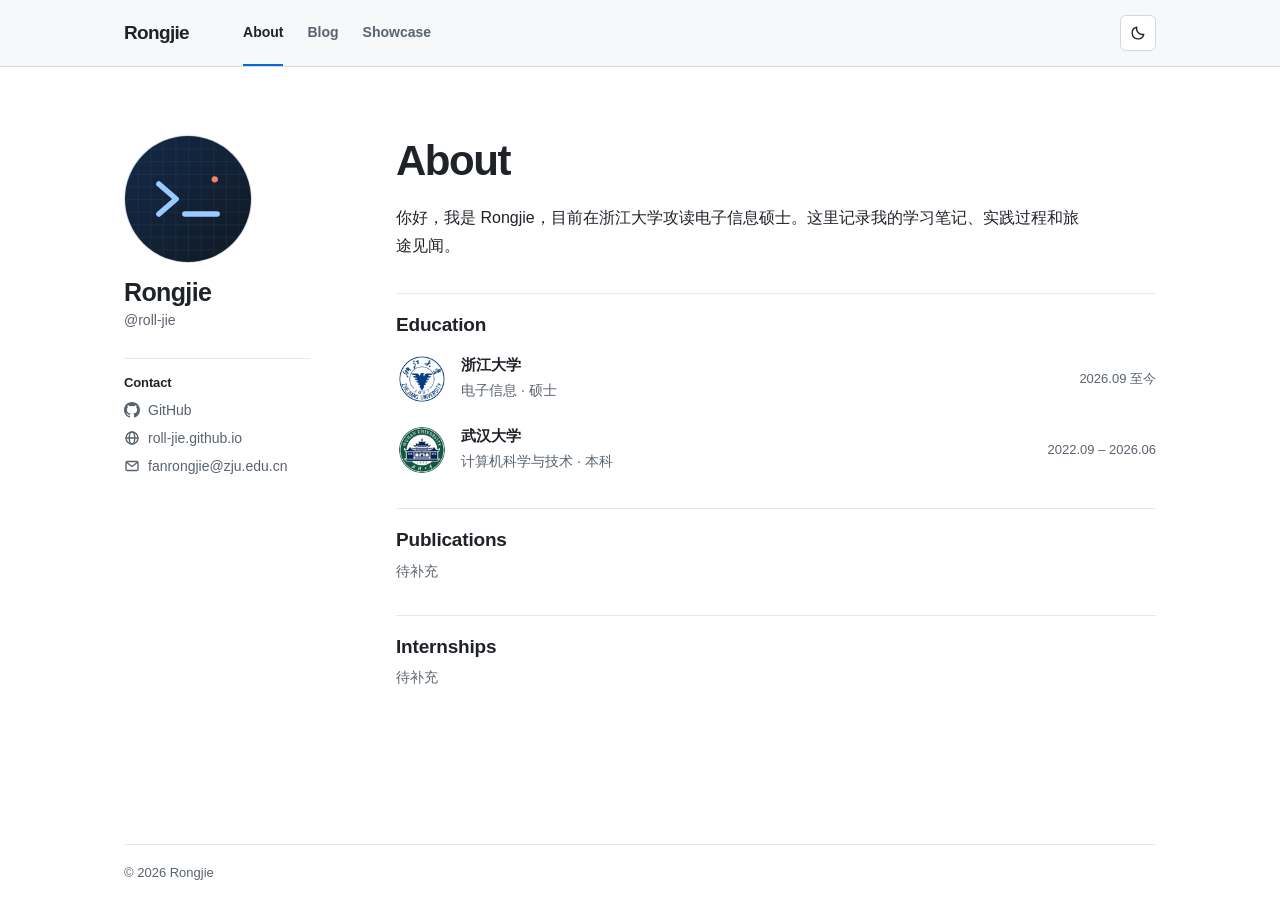
<file: index.html>
<!doctype html>
<html lang="zh-CN">
<head>
  <meta charset="utf-8">
  <meta name="viewport" content="width=device-width, initial-scale=1">
  <meta name="description" content="Rongjie 的个人主页、博客和旅行相册。">
  <title>Rongjie · 个人主页</title>
  <link rel="icon" href="assets/mark.svg" type="image/svg+xml">
  <script src="assets/theme.js"></script>
  <link rel="stylesheet" href="assets/site.css">
</head>
<body>
  <a class="skip-link" href="#main">跳到正文</a>
  <header class="site-header">
    <div class="container header-row">
      <a class="brand" href="index.html">Rongjie</a>
      <nav class="site-nav" aria-label="主导航">
        <a href="index.html" aria-current="page">About</a>
        <a href="blog/index.html">Blog</a>
        <a href="showcase/index.html">Showcase</a>
      </nav>
      <button class="theme-toggle" id="theme" type="button" aria-label="深色模式" aria-pressed="false" hidden>
        <svg class="icon theme-moon" viewBox="0 0 16 16" aria-hidden="true"><path d="M13.8 9.3A5.9 5.9 0 0 1 6.7 2.2a5.9 5.9 0 1 0 7.1 7.1Z"/></svg>
        <svg class="icon theme-sun" viewBox="0 0 16 16" aria-hidden="true"><circle cx="8" cy="8" r="3"/><path d="M8 1.5v1m0 11v1m6.5-6.5h-1m-11 0h-1m11.1-4.6-.7.7m-7.8 7.8-.7.7m9.2 0-.7-.7M4.1 4.1l-.7-.7"/></svg>
      </button>
    </div>
  </header>

  <main id="main" class="container home-layout" tabindex="-1">
    <aside class="profile" aria-label="个人资料">
      <img class="avatar" src="assets/mark.svg" alt="" width="160" height="160">
      <div class="profile-name">
        <p>Rongjie</p>
        <span>@roll-jie</span>
      </div>
      <div class="profile-contact" id="contact">
        <h2>Contact</h2>
        <a class="contact-link" href="https://github.com/roll-jie">
          <svg class="icon github-icon" viewBox="0 0 16 16" aria-hidden="true"><path d="M8 0C3.58 0 0 3.58 0 8c0 3.54 2.29 6.53 5.47 7.59.4.07.55-.17.55-.38v-1.49c-2.22.48-2.69-.94-2.69-.94-.36-.92-.89-1.17-.89-1.17-.73-.5.05-.49.05-.49.81.06 1.23.83 1.23.83.71 1.23 1.87.87 2.33.67.07-.52.28-.87.51-1.07-1.77-.2-3.64-.89-3.64-3.95 0-.87.31-1.59.82-2.15-.08-.2-.36-1.02.08-2.12 0 0 .67-.21 2.2.82a7.67 7.67 0 0 1 4 0c1.53-1.04 2.2-.82 2.2-.82.44 1.1.16 1.92.08 2.12.51.56.82 1.28.82 2.15 0 3.07-1.87 3.75-3.65 3.95.29.25.54.73.54 1.48v2.18c0 .21.14.46.55.38C13.71 14.53 16 11.54 16 8c0-4.42-3.58-8-8-8Z"/></svg>
          <span>GitHub</span>
        </a>
        <a class="contact-link" href="index.html">
          <svg class="icon" viewBox="0 0 16 16" aria-hidden="true"><circle cx="8" cy="8" r="6"/><ellipse cx="8" cy="8" rx="2.7" ry="6"/><path d="M2 8h12"/></svg>
          <span>roll-jie.github.io</span>
        </a>
        <a class="contact-link" href="mailto:fanrongjie@zju.edu.cn">
          <svg class="icon" viewBox="0 0 16 16" aria-hidden="true"><rect x="2" y="3.5" width="12" height="9" rx="1.25"/><path d="m2.75 4.5 5.25 4 5.25-4"/></svg>
          <span>fanrongjie@zju.edu.cn</span>
        </a>
      </div>
    </aside>

    <div class="about-content" id="about">
      <section class="about-intro" aria-labelledby="about-heading">
        <h1 id="about-heading">About</h1>
        <p>你好，我是 Rongjie，目前在浙江大学攻读电子信息硕士。这里记录我的学习笔记、实践过程和旅途见闻。</p>
      </section>

      <section class="about-section" aria-labelledby="education-heading">
        <h2 id="education-heading">Education</h2>
        <ul class="education-list">
          <li>
            <a href="https://www.zju.edu.cn/" aria-label="浙江大学官网">
              <img class="school-logo" src="assets/zju-emblem.png" alt="" width="52" height="52">
            </a>
            <div class="school-info">
              <h3>浙江大学</h3>
              <p>电子信息 · 硕士</p>
            </div>
            <span class="education-period"><time datetime="2026-09">2026.09</time> 至今</span>
          </li>
          <li>
            <a href="https://www.whu.edu.cn/" aria-label="武汉大学官网">
              <img class="school-logo" src="assets/whu-emblem.png" alt="" width="52" height="52">
            </a>
            <div class="school-info">
              <h3>武汉大学</h3>
              <p>计算机科学与技术 · 本科</p>
            </div>
            <span class="education-period"><time datetime="2022-09">2022.09</time> – <time datetime="2026-06">2026.06</time></span>
          </li>
        </ul>
      </section>

      <section class="about-section" aria-labelledby="publications-heading">
        <h2 id="publications-heading">Publications</h2>
        <p class="muted">待补充</p>
      </section>

      <section class="about-section" aria-labelledby="internships-heading">
        <h2 id="internships-heading">Internships</h2>
        <p class="muted">待补充</p>
      </section>
    </div>
  </main>

  <footer class="container site-footer">© 2026 Rongjie</footer>
</body>
</html>
</file>
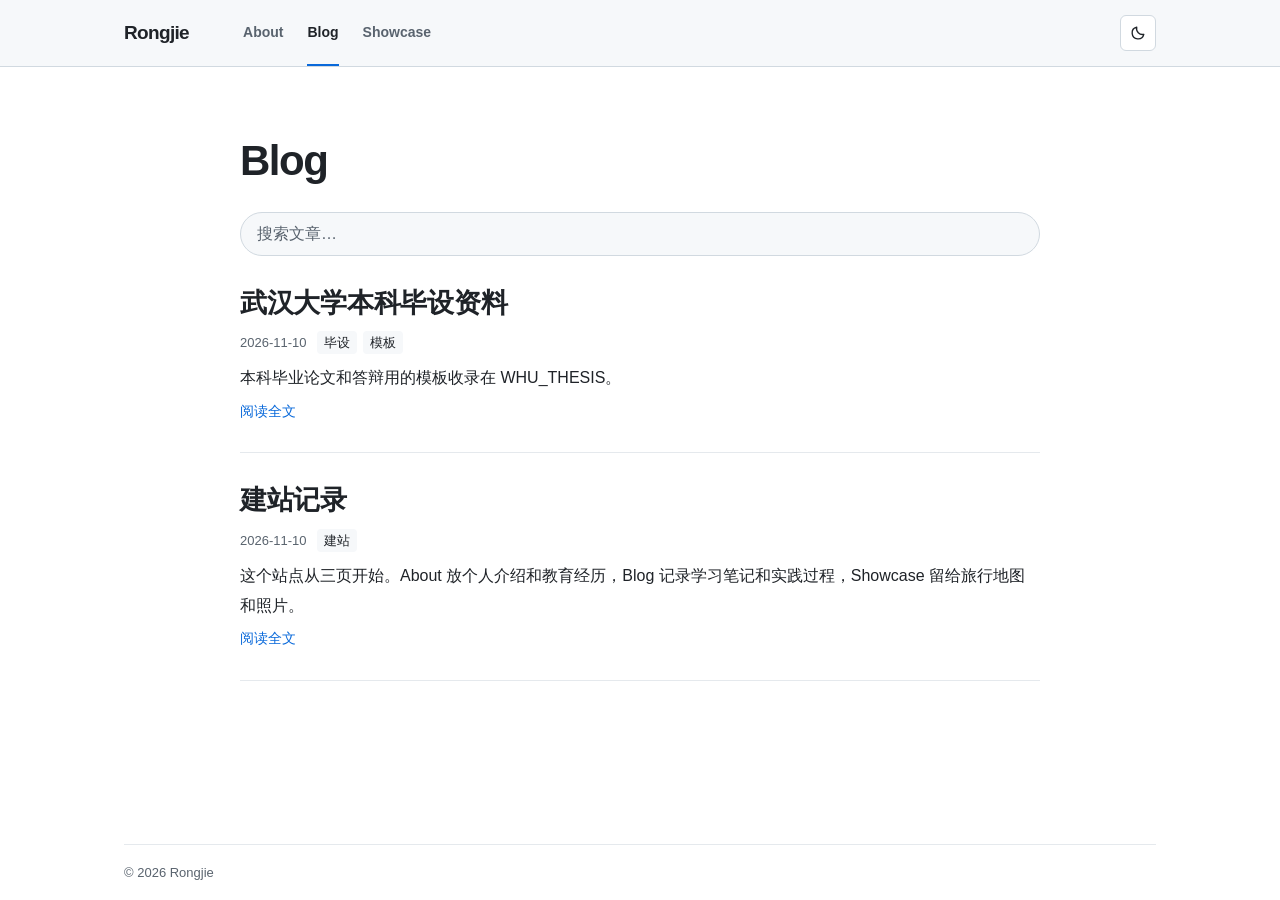
<file: blog/index.html>
<!doctype html>
<!-- Generated by scripts/build_blog.py. Edit _posts or the templates. -->
<html lang="zh-CN">
<head>
  <meta charset="utf-8">
  <meta name="viewport" content="width=device-width, initial-scale=1">
  <meta name="description" content="学习笔记与实践记录。">
  <title>Blog · Rongjie</title>
  <link rel="icon" href="../assets/mark.svg" type="image/svg+xml">
  <script src="../assets/theme.js"></script>
  <script src="../assets/blog-search.js" defer></script>
  <link rel="stylesheet" href="../assets/site.css">
</head>
<body>
  <a class="skip-link" href="#main">跳到正文</a>
  <header class="site-header">
    <div class="container header-row">
      <a class="brand" href="../index.html">Rongjie</a>
      <nav class="site-nav" aria-label="主导航">
        <a href="../index.html">About</a>
        <a href="../blog/index.html" aria-current="page">Blog</a>
        <a href="../showcase/index.html">Showcase</a>
      </nav>
      <button class="theme-toggle" id="theme" type="button" aria-label="深色模式" aria-pressed="false" hidden>
        <svg class="icon theme-moon" viewBox="0 0 16 16" aria-hidden="true"><path d="M13.8 9.3A5.9 5.9 0 0 1 6.7 2.2a5.9 5.9 0 1 0 7.1 7.1Z"/></svg>
        <svg class="icon theme-sun" viewBox="0 0 16 16" aria-hidden="true"><circle cx="8" cy="8" r="3"/><path d="M8 1.5v1m0 11v1m6.5-6.5h-1m-11 0h-1m11.1-4.6-.7.7m-7.8 7.8-.7.7m9.2 0-.7-.7M4.1 4.1l-.7-.7"/></svg>
      </button>
    </div>
  </header>

  <main id="main" class="container page-layout blog-layout" tabindex="-1">
    <h1 class="page-title">Blog</h1>
    <div class="blog-search" role="search" hidden>
      <input id="post-search" type="search" aria-label="搜索文章" placeholder="搜索文章…" autocomplete="off">
      <a class="clear-tag" href="index.html" hidden></a>
    </div>
    <ul class="post-list">
      <li>
        <h2><a href="whu-thesis.html">武汉大学本科毕设资料</a></h2>
        <div class="post-meta">
          <time datetime="2026-11-10">2026-11-10</time>
          <a class="post-tag" href="?tag=%E6%AF%95%E8%AE%BE">毕设</a>
          <a class="post-tag" href="?tag=%E6%A8%A1%E6%9D%BF">模板</a>
        </div>
        <p class="post-excerpt">本科毕业论文和答辩用的模板收录在 WHU_THESIS。</p>
        <a class="read-more" href="whu-thesis.html" aria-label="阅读全文：武汉大学本科毕设资料">阅读全文</a>
      </li>
      <li>
        <h2><a href="site-notes.html">建站记录</a></h2>
        <div class="post-meta">
          <time datetime="2026-11-10">2026-11-10</time>
          <a class="post-tag" href="?tag=%E5%BB%BA%E7%AB%99">建站</a>
        </div>
        <p class="post-excerpt">这个站点从三页开始。About 放个人介绍和教育经历，Blog 记录学习笔记和实践过程，Showcase 留给旅行地图和照片。</p>
        <a class="read-more" href="site-notes.html" aria-label="阅读全文：建站记录">阅读全文</a>
      </li>
    </ul>
    <p id="search-status" class="muted" role="status"></p>
  </main>

  <footer class="container site-footer">© 2026 Rongjie</footer>
</body>
</html>
</file>
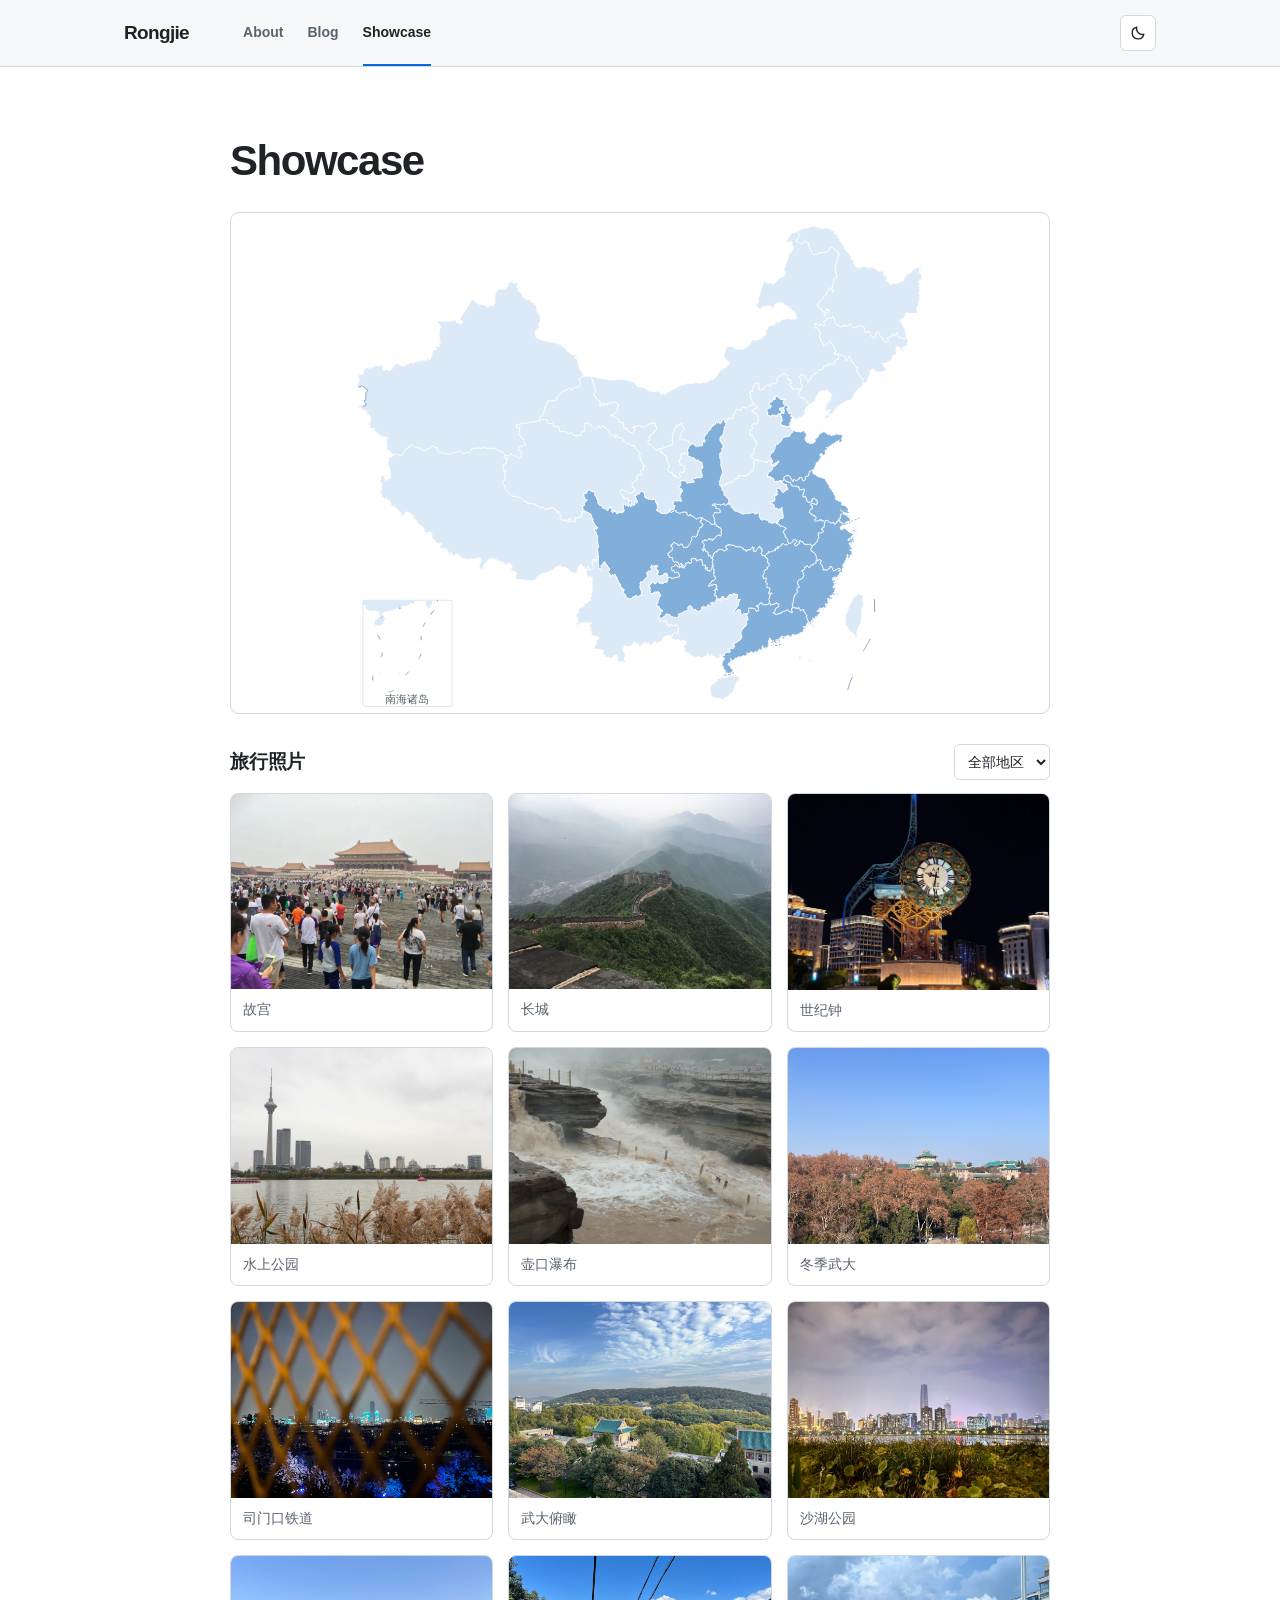
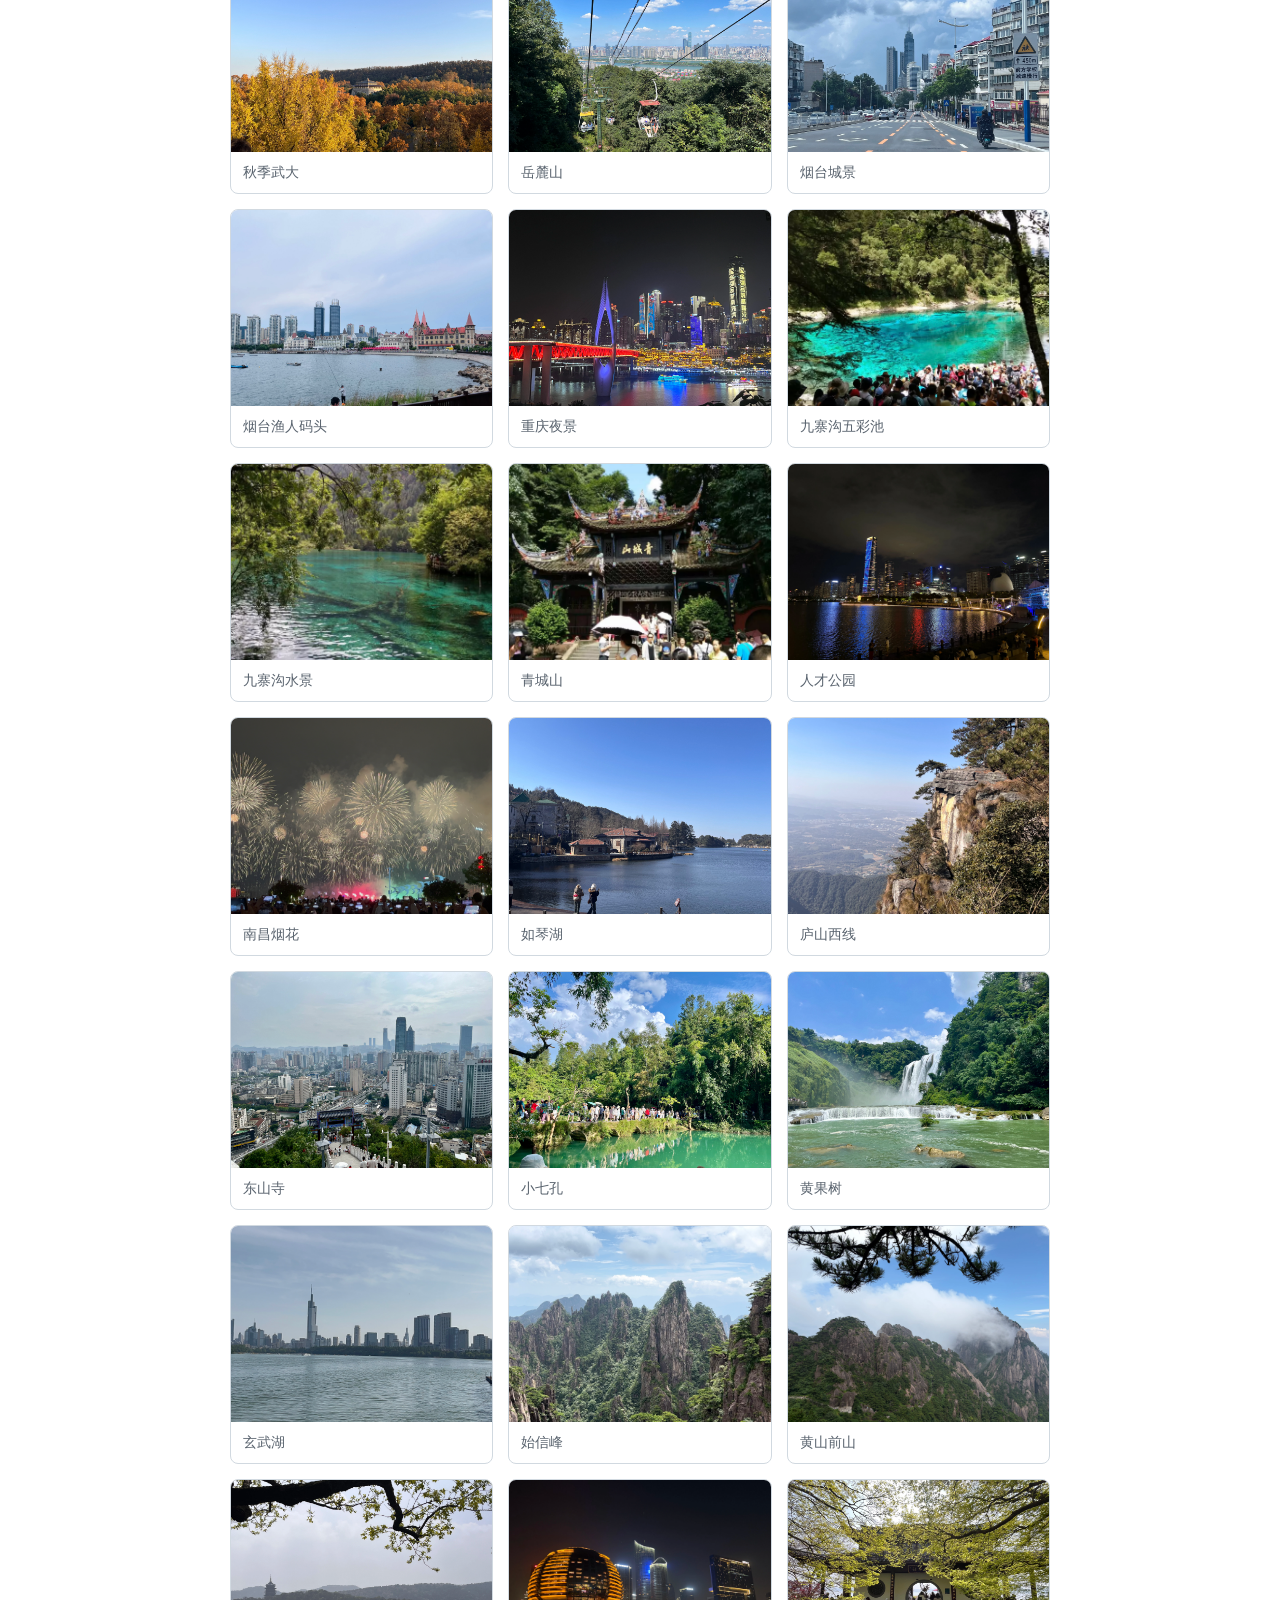
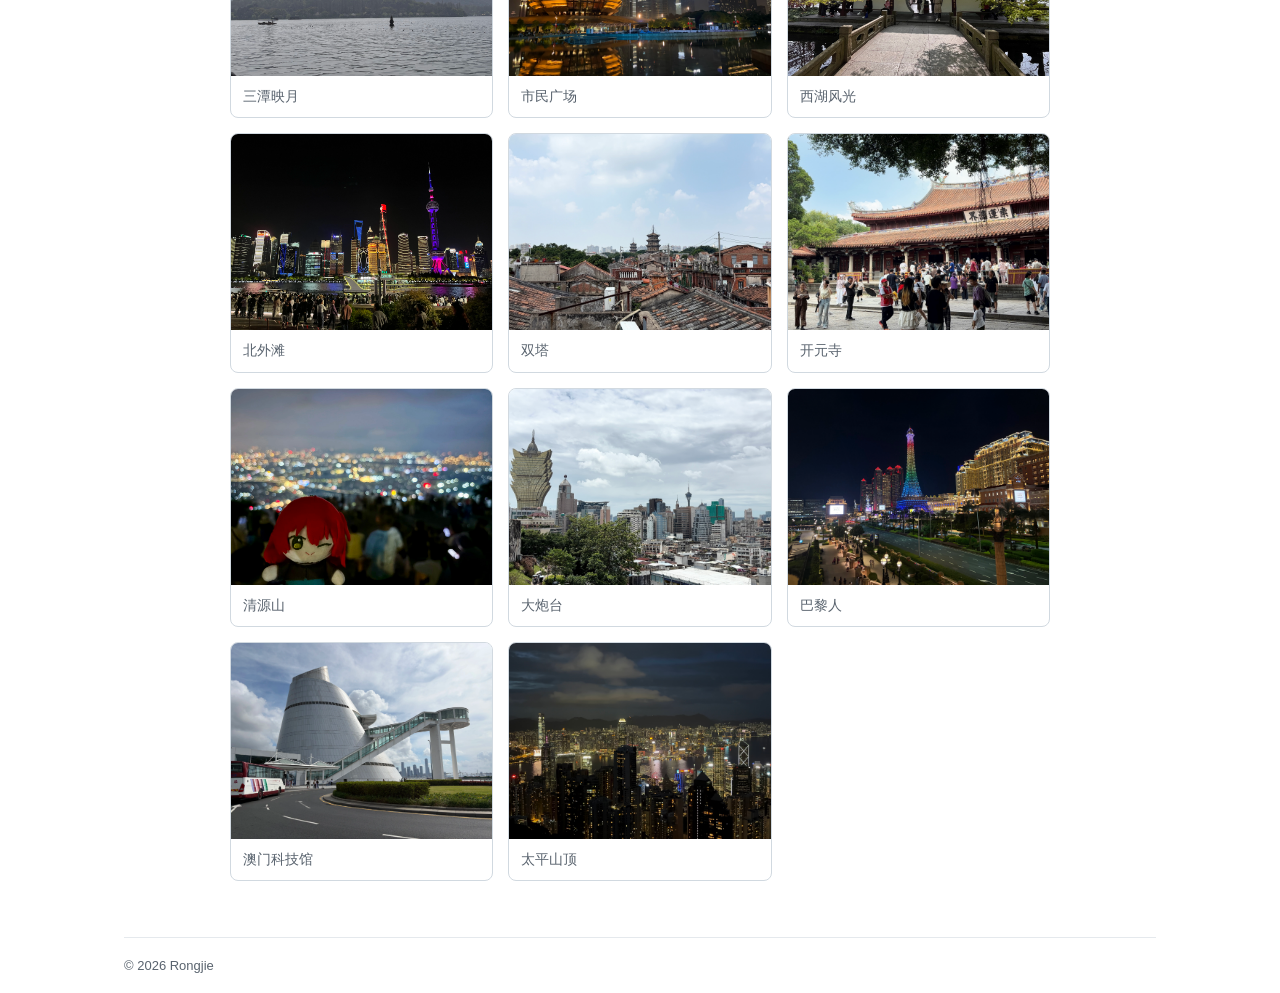
<file: showcase/index.html>
<!doctype html>
<html lang="zh-CN">
<head>
  <meta charset="utf-8">
  <meta name="viewport" content="width=device-width, initial-scale=1">
  <meta name="description" content="Rongjie 的旅行地图与照片。">
  <title>Showcase · Rongjie</title>
  <link rel="icon" href="../assets/mark.svg" type="image/svg+xml">
  <script src="../assets/theme.js"></script>
  <link rel="stylesheet" href="../assets/site.css">
  <script src="../assets/china-map.js" defer></script>
  <script src="travel-data.js" defer></script>
  <script src="travel-photos.js" defer></script>
  <script src="../assets/travel.js" defer></script>
</head>
<body>
  <a class="skip-link" href="#main">跳到正文</a>
  <header class="site-header">
    <div class="container header-row">
      <a class="brand" href="../index.html">Rongjie</a>
      <nav class="site-nav" aria-label="主导航">
        <a href="../index.html">About</a>
        <a href="../blog/index.html">Blog</a>
        <a href="../showcase/index.html" aria-current="page">Showcase</a>
      </nav>
      <button class="theme-toggle" id="theme" type="button" aria-label="深色模式" aria-pressed="false" hidden>
        <svg class="icon theme-moon" viewBox="0 0 16 16" aria-hidden="true"><path d="M13.8 9.3A5.9 5.9 0 0 1 6.7 2.2a5.9 5.9 0 1 0 7.1 7.1Z"/></svg>
        <svg class="icon theme-sun" viewBox="0 0 16 16" aria-hidden="true"><circle cx="8" cy="8" r="3"/><path d="M8 1.5v1m0 11v1m6.5-6.5h-1m-11 0h-1m11.1-4.6-.7.7m-7.8 7.8-.7.7m9.2 0-.7-.7M4.1 4.1l-.7-.7"/></svg>
      </button>
    </div>
  </header>

  <main id="main" class="container page-layout showcase-layout" tabindex="-1">
    <h1 class="page-title">Showcase</h1>

    <figure class="map-card">
      <svg id="travel-map" role="group" aria-label="按省份筛选旅行照片">
        <svg class="map-inset" width="127" height="151" viewBox="0 0 127 151" role="img" aria-label="南海诸岛">
          <rect class="map-inset-frame" x="1" y="1" width="125" height="149" rx="3"/>
          <svg class="map-inset-geography" x="1" y="1" width="125" height="135" viewBox="0 0 125 135"></svg>
          <text class="map-inset-label" x="63.5" y="145" text-anchor="middle">南海诸岛</text>
        </svg>
      </svg>
    </figure>

    <section class="gallery-section" aria-labelledby="gallery-heading">
      <div class="gallery-header">
        <h2 id="gallery-heading">旅行照片</h2>
        <select id="province" class="gallery-filter" aria-label="按地区筛选旅行照片" hidden>
          <option value="">全部地区</option>
        </select>
      </div>
      <p class="gallery-status" id="gallery-status" role="status">暂无照片</p>
      <div class="photo-grid" id="photos"></div>
    </section>
  </main>

  <footer class="container site-footer">© 2026 Rongjie</footer>
</body>
</html>
</file>
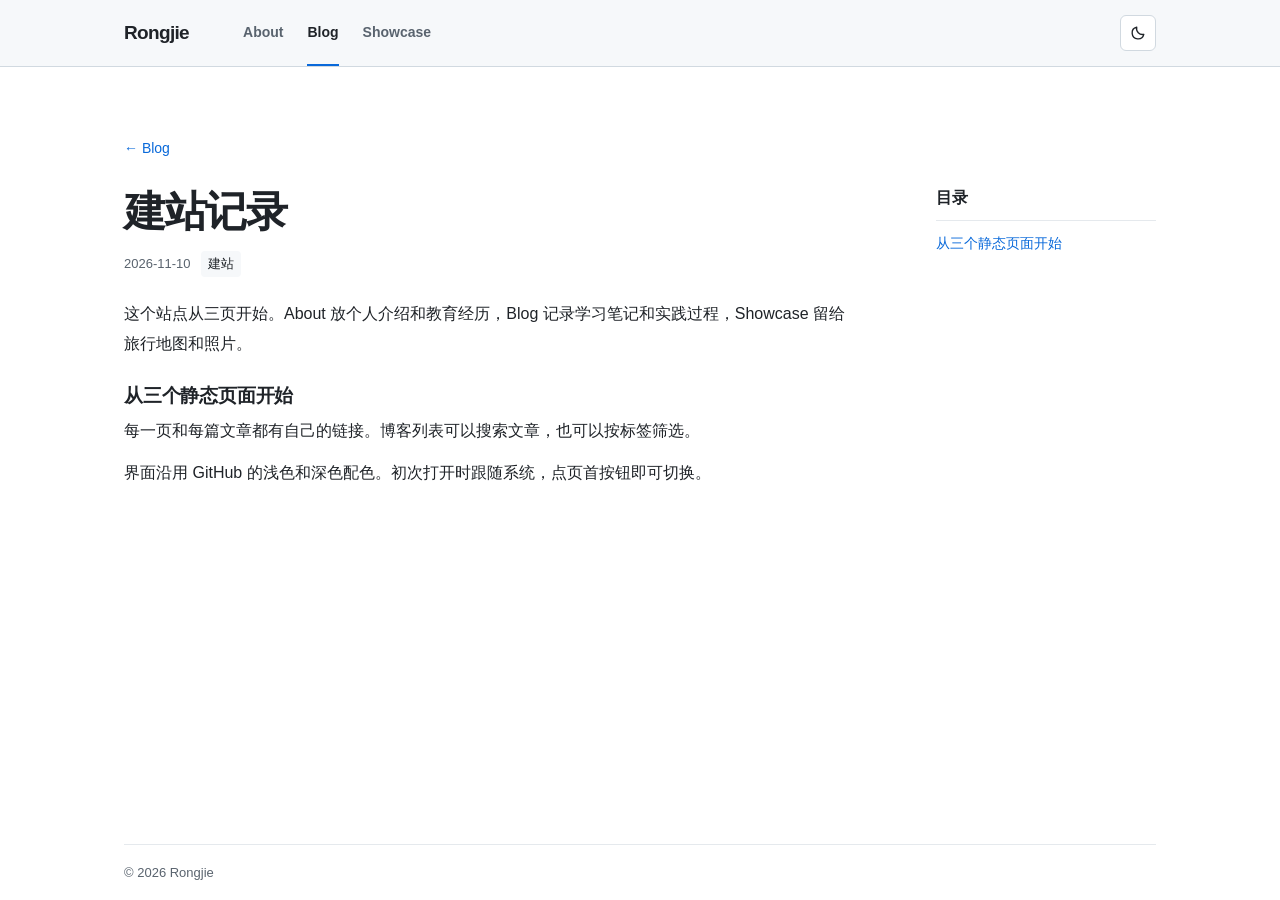
<file: blog/site-notes.html>
<!doctype html>
<!-- Generated by scripts/build_blog.py. Edit _posts or the templates. -->
<html lang="zh-CN">
<head>
  <meta charset="utf-8">
  <meta name="viewport" content="width=device-width, initial-scale=1">
  <meta name="description" content="Rongjie 个人主页的建站记录。">
  <title>建站记录 · Rongjie</title>
  <link rel="icon" href="../assets/mark.svg" type="image/svg+xml">
  <script src="../assets/theme.js"></script>
  <script src="../assets/article-toc.js" defer></script>
  <link rel="stylesheet" href="../assets/site.css">
</head>
<body>
  <a class="skip-link" href="#main">跳到正文</a>
  <header class="site-header">
    <div class="container header-row">
      <a class="brand" href="../index.html">Rongjie</a>
      <nav class="site-nav" aria-label="主导航">
        <a href="../index.html">About</a>
        <a href="../blog/index.html" aria-current="true">Blog</a>
        <a href="../showcase/index.html">Showcase</a>
      </nav>
      <button class="theme-toggle" id="theme" type="button" aria-label="深色模式" aria-pressed="false" hidden>
        <svg class="icon theme-moon" viewBox="0 0 16 16" aria-hidden="true"><path d="M13.8 9.3A5.9 5.9 0 0 1 6.7 2.2a5.9 5.9 0 1 0 7.1 7.1Z"/></svg>
        <svg class="icon theme-sun" viewBox="0 0 16 16" aria-hidden="true"><circle cx="8" cy="8" r="3"/><path d="M8 1.5v1m0 11v1m6.5-6.5h-1m-11 0h-1m11.1-4.6-.7.7m-7.8 7.8-.7.7m9.2 0-.7-.7M4.1 4.1l-.7-.7"/></svg>
      </button>
    </div>
  </header>

  <main id="main" class="container page-layout" tabindex="-1">
    <a class="back-link" href="index.html">← Blog</a>
    <article class="article article-layout">
      <header class="article-header">
        <h1>建站记录</h1>
        <div class="post-meta">
          <time datetime="2026-11-10">2026-11-10</time>
          <a class="post-tag" href="index.html?tag=%E5%BB%BA%E7%AB%99">建站</a>
        </div>
      </header>
      <nav class="article-toc" aria-labelledby="toc-title" hidden>
        <h2 id="toc-title">目录</h2>
        <ul></ul>
      </nav>
      <div class="article-body">
<p>这个站点从三页开始。About 放个人介绍和教育经历，Blog 记录学习笔记和实践过程，Showcase 留给旅行地图和照片。</p>
<h2 id="implementation">从三个静态页面开始</h2>
<p>每一页和每篇文章都有自己的链接。博客列表可以搜索文章，也可以按标签筛选。</p>
<p>界面沿用 GitHub 的浅色和深色配色。初次打开时跟随系统，点页首按钮即可切换。</p>
      </div>
    </article>
  </main>

  <footer class="container site-footer">© 2026 Rongjie</footer>
</body>
</html>
</file>
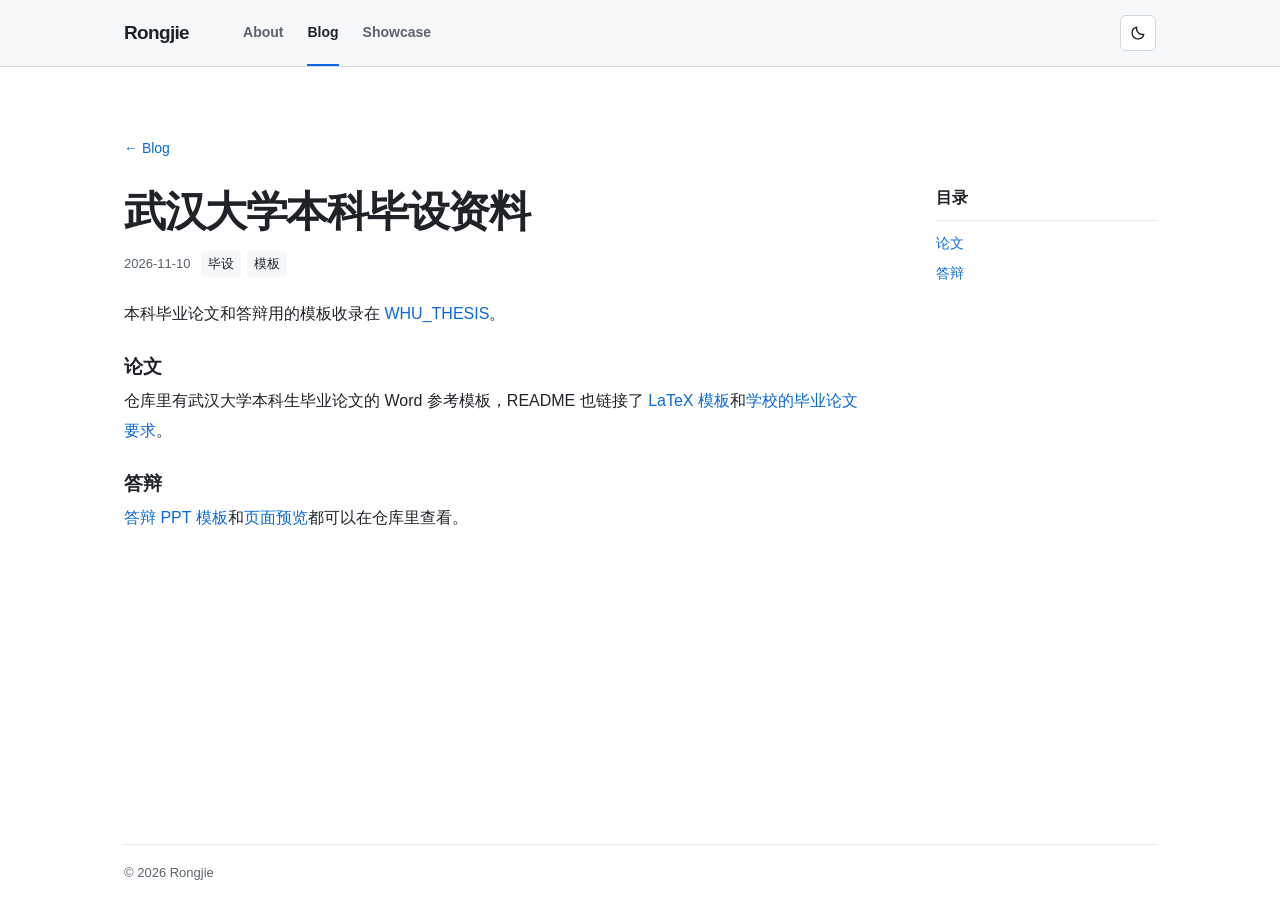
<file: blog/whu-thesis.html>
<!doctype html>
<!-- Generated by scripts/build_blog.py. Edit _posts or the templates. -->
<html lang="zh-CN">
<head>
  <meta charset="utf-8">
  <meta name="viewport" content="width=device-width, initial-scale=1">
  <meta name="description" content="武汉大学本科毕业论文与答辩模板。">
  <title>武汉大学本科毕设资料 · Rongjie</title>
  <link rel="icon" href="../assets/mark.svg" type="image/svg+xml">
  <script src="../assets/theme.js"></script>
  <script src="../assets/article-toc.js" defer></script>
  <link rel="stylesheet" href="../assets/site.css">
</head>
<body>
  <a class="skip-link" href="#main">跳到正文</a>
  <header class="site-header">
    <div class="container header-row">
      <a class="brand" href="../index.html">Rongjie</a>
      <nav class="site-nav" aria-label="主导航">
        <a href="../index.html">About</a>
        <a href="../blog/index.html" aria-current="true">Blog</a>
        <a href="../showcase/index.html">Showcase</a>
      </nav>
      <button class="theme-toggle" id="theme" type="button" aria-label="深色模式" aria-pressed="false" hidden>
        <svg class="icon theme-moon" viewBox="0 0 16 16" aria-hidden="true"><path d="M13.8 9.3A5.9 5.9 0 0 1 6.7 2.2a5.9 5.9 0 1 0 7.1 7.1Z"/></svg>
        <svg class="icon theme-sun" viewBox="0 0 16 16" aria-hidden="true"><circle cx="8" cy="8" r="3"/><path d="M8 1.5v1m0 11v1m6.5-6.5h-1m-11 0h-1m11.1-4.6-.7.7m-7.8 7.8-.7.7m9.2 0-.7-.7M4.1 4.1l-.7-.7"/></svg>
      </button>
    </div>
  </header>

  <main id="main" class="container page-layout" tabindex="-1">
    <a class="back-link" href="index.html">← Blog</a>
    <article class="article article-layout">
      <header class="article-header">
        <h1>武汉大学本科毕设资料</h1>
        <div class="post-meta">
          <time datetime="2026-11-10">2026-11-10</time>
          <a class="post-tag" href="index.html?tag=%E6%AF%95%E8%AE%BE">毕设</a>
          <a class="post-tag" href="index.html?tag=%E6%A8%A1%E6%9D%BF">模板</a>
        </div>
      </header>
      <nav class="article-toc" aria-labelledby="toc-title" hidden>
        <h2 id="toc-title">目录</h2>
        <ul></ul>
      </nav>
      <div class="article-body">
<p>本科毕业论文和答辩用的模板收录在 <a href="https://github.com/roll-jie/WHU_THESIS">WHU_THESIS</a>。</p>
<h2 id="thesis">论文</h2>
<p>仓库里有武汉大学本科生毕业论文的 Word 参考模板，README 也链接了 <a href="https://github.com/whutug/whu-thesis">LaTeX 模板</a>和<a href="https://uc.whu.edu.cn/xs/bylw_sj_.htm">学校的毕业论文要求</a>。</p>
<h2 id="defense">答辩</h2>
<p><a href="https://github.com/roll-jie/WHU_THESIS/blob/main/whu_thesis.pptx">答辩 PPT 模板</a>和<a href="https://github.com/roll-jie/WHU_THESIS/tree/main/ppt_screenshot">页面预览</a>都可以在仓库里查看。</p>
      </div>
    </article>
  </main>

  <footer class="container site-footer">© 2026 Rongjie</footer>
</body>
</html>
</file>
<file: assets/site.css>
:root {
  color-scheme: light dark;
  --bg: light-dark(#fff, #0d1117);
  --subtle: light-dark(#f6f8fa, #151b23);
  --text: light-dark(#1f2328, #f0f6fc);
  --muted: light-dark(#59636e, #9198a1);
  --border: light-dark(#d1d9e0, #3d444d);
  --rule: light-dark(#e5e9ed, #2a313b);
  --link: light-dark(#0969da, #58a6ff);
  --hover: light-dark(#eaeef2, #212830);
  --sans: -apple-system, BlinkMacSystemFont, "Segoe UI", "PingFang SC", "Microsoft YaHei", sans-serif;
}

:root[data-theme="light"] { color-scheme: light; }
:root[data-theme="dark"] { color-scheme: dark; }

*, *::before, *::after { box-sizing: border-box; }
[hidden] { display: none !important; }

body {
  min-height: 100vh;
  margin: 0;
  display: flex;
  flex-direction: column;
  background: var(--bg);
  color: var(--text);
  font: 16px/1.65 var(--sans);
}

h1, h2, h3, p, figure { margin: 0; }
h1, h2, h3 { line-height: 1.25; }
h1 { font-size: clamp(31px, 5vw, 42px); letter-spacing: -.035em; }
h2 { font-size: 19px; letter-spacing: -.01em; }
h3 { font-size: 15px; }
a { color: var(--link); text-decoration: none; }
a:hover { text-decoration: underline; }
:focus-visible { outline: 2px solid var(--link); outline-offset: 3px; }
img { display: block; max-width: 100%; }

.container {
  width: min(calc(100% - 64px), 1032px);
  margin-inline: auto;
}

.skip-link {
  position: fixed;
  z-index: 2;
  top: 8px;
  left: 8px;
  padding: 8px 12px;
  background: var(--bg);
  border: 1px solid var(--border);
  border-radius: 6px;
  transform: translateY(-150%);
}

.skip-link:focus { transform: translateY(0); }

.site-header {
  background: var(--subtle);
  border-bottom: 1px solid var(--border);
}

.header-row {
  min-height: 66px;
  display: grid;
  grid-template-columns: auto 1fr auto;
  align-items: center;
  gap: clamp(20px, 5vw, 54px);
}

.brand {
  color: var(--text);
  font-size: 19px;
  font-weight: 700;
  letter-spacing: -.035em;
}

.brand:hover { color: var(--link); text-decoration: none; }

.site-nav {
  display: flex;
  align-self: stretch;
  flex-wrap: wrap;
  align-items: stretch;
  gap: 24px;
}

.site-nav a {
  display: grid;
  align-items: center;
  padding: 7px 0 5px;
  border-bottom: 2px solid transparent;
  color: var(--muted);
  font-size: 14px;
  font-weight: 600;
}

.site-nav a:hover { color: var(--link); text-decoration: none; }
.site-nav a[aria-current] { border-bottom-color: var(--link); color: var(--text); }

.icon {
  flex: none;
  width: 16px;
  height: 16px;
  fill: none;
  stroke: currentColor;
  stroke-width: 1.35;
  stroke-linecap: round;
  stroke-linejoin: round;
}

.theme-toggle {
  display: grid;
  place-items: center;
  width: 36px;
  height: 36px;
  padding: 0;
  border: 1px solid var(--border);
  border-radius: 6px;
  background: var(--bg);
  color: var(--text);
  cursor: pointer;
}

.theme-toggle:hover { background: var(--hover); }
.theme-toggle[aria-pressed="true"] .theme-moon,
.theme-toggle[aria-pressed="false"] .theme-sun { display: none; }

.home-layout, .page-layout { padding-block: clamp(36px, 6.2vw, 68px) 56px; }

.home-layout {
  display: grid;
  grid-template-columns: 186px minmax(0, 1fr);
  gap: clamp(28px, 7vw, 86px);
}

.profile { align-self: start; }

.avatar {
  width: 128px;
  height: 128px;
  border: 1px solid var(--border);
  border-radius: 50%;
}

.profile-name { margin-top: 14px; }
.profile-name p { font-size: 25px; font-weight: 700; line-height: 1.2; letter-spacing: -.025em; }
.profile-name span { color: var(--muted); font-size: 14px; }
.profile-contact {
  display: grid;
  justify-items: start;
  gap: 5px;
  margin-top: 25px;
  padding-top: 16px;
  border-top: 1px solid var(--rule);
}

.profile-contact h2 { margin-bottom: 2px; font-size: 13px; }

.contact-link {
  display: inline-flex;
  align-items: center;
  gap: 8px;
  color: var(--muted);
  font-size: 14px;
}

.contact-link:hover { color: var(--link); }
.contact-link span { overflow-wrap: anywhere; }
.github-icon { fill: currentColor; stroke: none; }

.about-intro p { max-width: 43em; margin-top: 16px; line-height: 1.8; }
.about-section { margin-top: 32px; padding-top: 19px; border-top: 1px solid var(--rule); }
.about-section > p { margin-top: 8px; }
.muted { color: var(--muted); font-size: 14px; }

.education-list {
  display: grid;
  gap: 19px;
  margin: 16px 0 0;
  padding: 0;
  list-style: none;
}

.education-list li {
  display: grid;
  grid-template-columns: auto minmax(0, 1fr) auto;
  align-items: center;
  gap: 5px 13px;
}

.school-logo {
  width: 52px;
  height: 52px;
  padding: 3px;
  border-radius: 50%;
  background: #fff;
  object-fit: contain;
}

.school-info p { margin-top: 4px; color: var(--muted); font-size: 14px; }
.education-period, time {
  color: var(--muted);
  font-size: 13px;
  font-variant-numeric: tabular-nums;
  white-space: nowrap;
}

.blog-layout { max-width: 800px; }
.page-title { margin-bottom: 24px; }

.blog-search { display: flex; flex-wrap: wrap; align-items: center; gap: 10px; }

.blog-search input {
  flex: 1 1 190px;
  min-width: 0;
  min-height: 42px;
  padding: 8px 16px;
  border: 1px solid var(--border);
  border-radius: 24px;
  background: var(--subtle);
  color: var(--text);
  font: inherit;
}

.blog-search input::placeholder { color: var(--muted); }
.clear-tag { font-size: 14px; }
.post-list { margin: 0; padding: 0; list-style: none; }
.post-list > li { padding-block: 28px; border-bottom: 1px solid var(--rule); }
.post-list h2 { font-size: clamp(21px, 3vw, 27px); line-height: 1.45; }
.post-list h2 a { color: var(--text); }
.post-list h2 a:hover { color: var(--link); }

.post-meta { display: flex; flex-wrap: wrap; align-items: center; gap: 6px; margin-top: 8px; }
.post-meta time { margin-right: 4px; }
.post-tag { padding: 1px 7px; border-radius: 4px; background: var(--subtle); color: var(--text); font-size: 13px; }
.post-tag:hover { color: var(--link); }
.post-excerpt { margin-top: 9px; line-height: 1.85; }
.read-more { display: inline-block; margin-top: 7px; font-size: 14px; }
#search-status:not(:empty) { margin-top: 21px; }

.back-link { display: inline-block; margin-bottom: 22px; font-size: 14px; }
.article { max-width: 800px; font-size: 16px; line-height: 1.85; }
.article-header { margin-bottom: 22px; }
.article-header h1 { line-height: 1.45; }
.article-body :is(h2, h3, h4, h5, h6) { margin: 26px 0 8px; scroll-margin-top: 20px; }
.article-body :is(p, ul, ol, blockquote, pre, table) { margin-block: 0 12px; }
.article-body :is(code, pre) { background: var(--subtle); border-radius: 6px; }
.article-body :not(pre) > code { padding: .2em .4em; }
.article-body pre { overflow-x: auto; padding: 16px; }
.article-body blockquote { padding-inline-start: 16px; border-inline-start: 3px solid var(--border); }
.article-body table { display: block; overflow-x: auto; border-collapse: collapse; }
.article-body :is(th, td) { padding: 4px 10px; border: 1px solid var(--border); }
.article-toc { margin-bottom: 22px; padding: 12px 0; border-block: 1px solid var(--rule); font-size: 14px; }
.article-toc h2 { font-size: 16px; }
.article-toc ul { margin: 8px 0 0; padding: 0; list-style: none; }
.article-toc ul ul { margin-top: 0; padding-inline-start: 15px; }
.article-toc a { display: block; padding-block: 2px; overflow-wrap: anywhere; }

@media (min-width: 780px) {
  .article-layout:has(.article-toc:not([hidden])) {
    display: grid;
    max-width: none;
    grid-template-columns: minmax(0, 1fr) minmax(150px, 220px);
    column-gap: clamp(36px, 6vw, 76px);
  }

  .article-header { grid-column: 1; grid-row: 1; }
  .article-body { grid-column: 1; grid-row: 2; min-width: 0; }
  .article-toc {
    position: sticky;
    top: 24px;
    align-self: start;
    grid-column: 2;
    grid-row: 1 / span 2;
    max-height: calc(100vh - 48px);
    overflow: auto;
    padding: 6px 0 0;
    border: 0;
  }
  .article-toc h2 { padding-bottom: 12px; border-bottom: 1px solid var(--rule); }
}

.showcase-layout { max-width: 820px; }

.map-card {
  --map-land: light-dark(#dce9f6, #293e55);
  --map-visited: light-dark(#82aeda, #4b7aa6);
  --map-hover: light-dark(#afcdeb, #385b80);
  --map-selected: light-dark(#356da8, #7bafe5);
  --map-line: light-dark(#6c89a8, #819fbd);
  border: 1px solid var(--border);
  border-radius: 9px;
}

#travel-map {
  display: block;
  width: 100%;
  height: auto;
  max-height: 500px;
}

.province { cursor: pointer; }
#travel-map .province:focus { outline: none; }

.province-shape {
  fill: var(--map-land);
  fill-rule: evenodd;
  stroke: var(--bg);
  stroke-width: .85;
  stroke-linejoin: round;
  vector-effect: non-scaling-stroke;
}

.province.visited .province-shape { fill: var(--map-visited); }
.province:hover .province-shape { fill: var(--map-hover); }
.province[aria-pressed="true"] .province-shape { fill: var(--map-selected); }
.province:focus-visible .province-shape { stroke: var(--link); stroke-width: 1.6; }
.map-boundary { fill: none; stroke: var(--map-line); stroke-width: .8; vector-effect: non-scaling-stroke; pointer-events: none; }
.map-inset { pointer-events: none; }
.map-inset-frame { fill: none; stroke: var(--border); }
.map-inset-land { fill: var(--map-land); fill-rule: evenodd; }
.map-inset-label { fill: var(--muted); font-size: 15px; }

.gallery-section { margin-top: 30px; }
.gallery-header { display: flex; flex-wrap: wrap; align-items: center; justify-content: space-between; gap: 8px 12px; }
.gallery-filter {
  min-height: 36px;
  padding: 5px 9px;
  border: 1px solid var(--border);
  border-radius: 6px;
  background: var(--bg);
  color: var(--text);
  font: inherit;
  font-size: 14px;
  cursor: pointer;
}
.gallery-filter:hover { background: var(--subtle); }
.gallery-status:not(:empty) { margin-top: 12px; color: var(--muted); font-size: 14px; }

.photo-grid {
  display: grid;
  grid-template-columns: repeat(auto-fill, minmax(min(100%, 235px), 1fr));
  gap: 15px;
}

.photo-grid:not(:empty) { margin-top: 13px; }
.photo-grid figure { overflow: hidden; border: 1px solid var(--border); border-radius: 8px; }
.photo-grid img { width: 100%; aspect-ratio: 4 / 3; object-fit: cover; }
.photo-grid a:focus-visible { display: block; outline-offset: -4px; }
.photo-grid figcaption { padding: 9px 12px; color: var(--muted); font-size: 14px; }

.site-footer {
  margin-top: auto;
  padding-block: 17px;
  border-top: 1px solid var(--rule);
  color: var(--muted);
  font-size: 13px;
}

@media (max-width: 670px) {
  .container { width: calc(100% - 40px); }
  .home-layout { grid-template-columns: 1fr; gap: 28px; }
  .profile {
    display: grid;
    grid-template-columns: auto 1fr;
    align-items: center;
    gap: 9px 14px;
    padding-bottom: 19px;
    border-bottom: 1px solid var(--rule);
  }
  .avatar { width: 68px; height: 68px; }
  .profile-name, .profile-contact { margin: 0; }
  .profile-name p { font-size: 22px; }
  .profile-contact { grid-column: 2; padding: 0; border: 0; }
  .profile-contact h2 { display: none; }
}

@media (max-width: 480px) {
  .container { width: calc(100% - 32px); }
  .header-row {
    min-height: 0;
    grid-template-columns: 1fr auto;
    grid-template-areas: "brand theme" "nav nav";
    gap: 4px 12px;
    padding-top: 10px;
  }
  .brand { grid-area: brand; }
  .site-nav { grid-area: nav; }
  .site-nav a { min-height: 40px; }
  .theme-toggle { grid-area: theme; }
  .education-list li { grid-template-columns: auto 1fr; }
  .education-period { grid-column: 2; }
}
</file>
